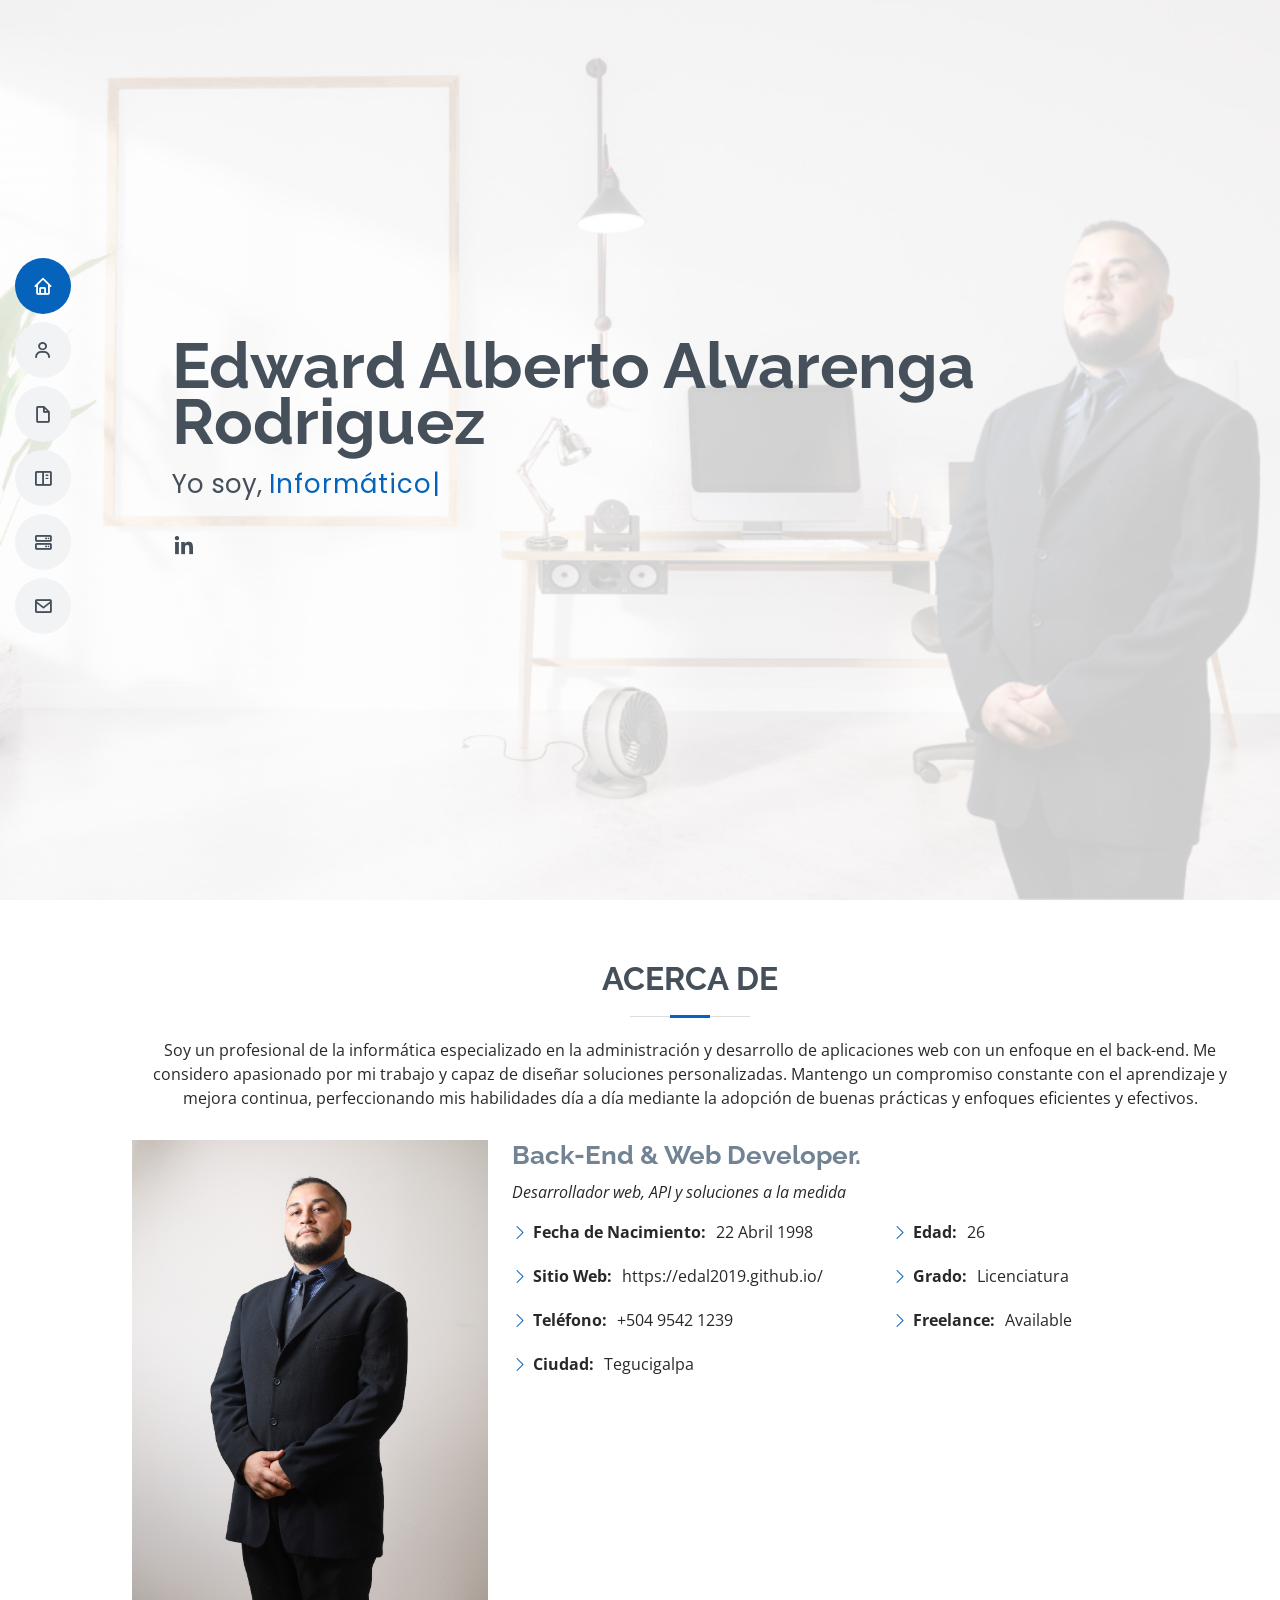
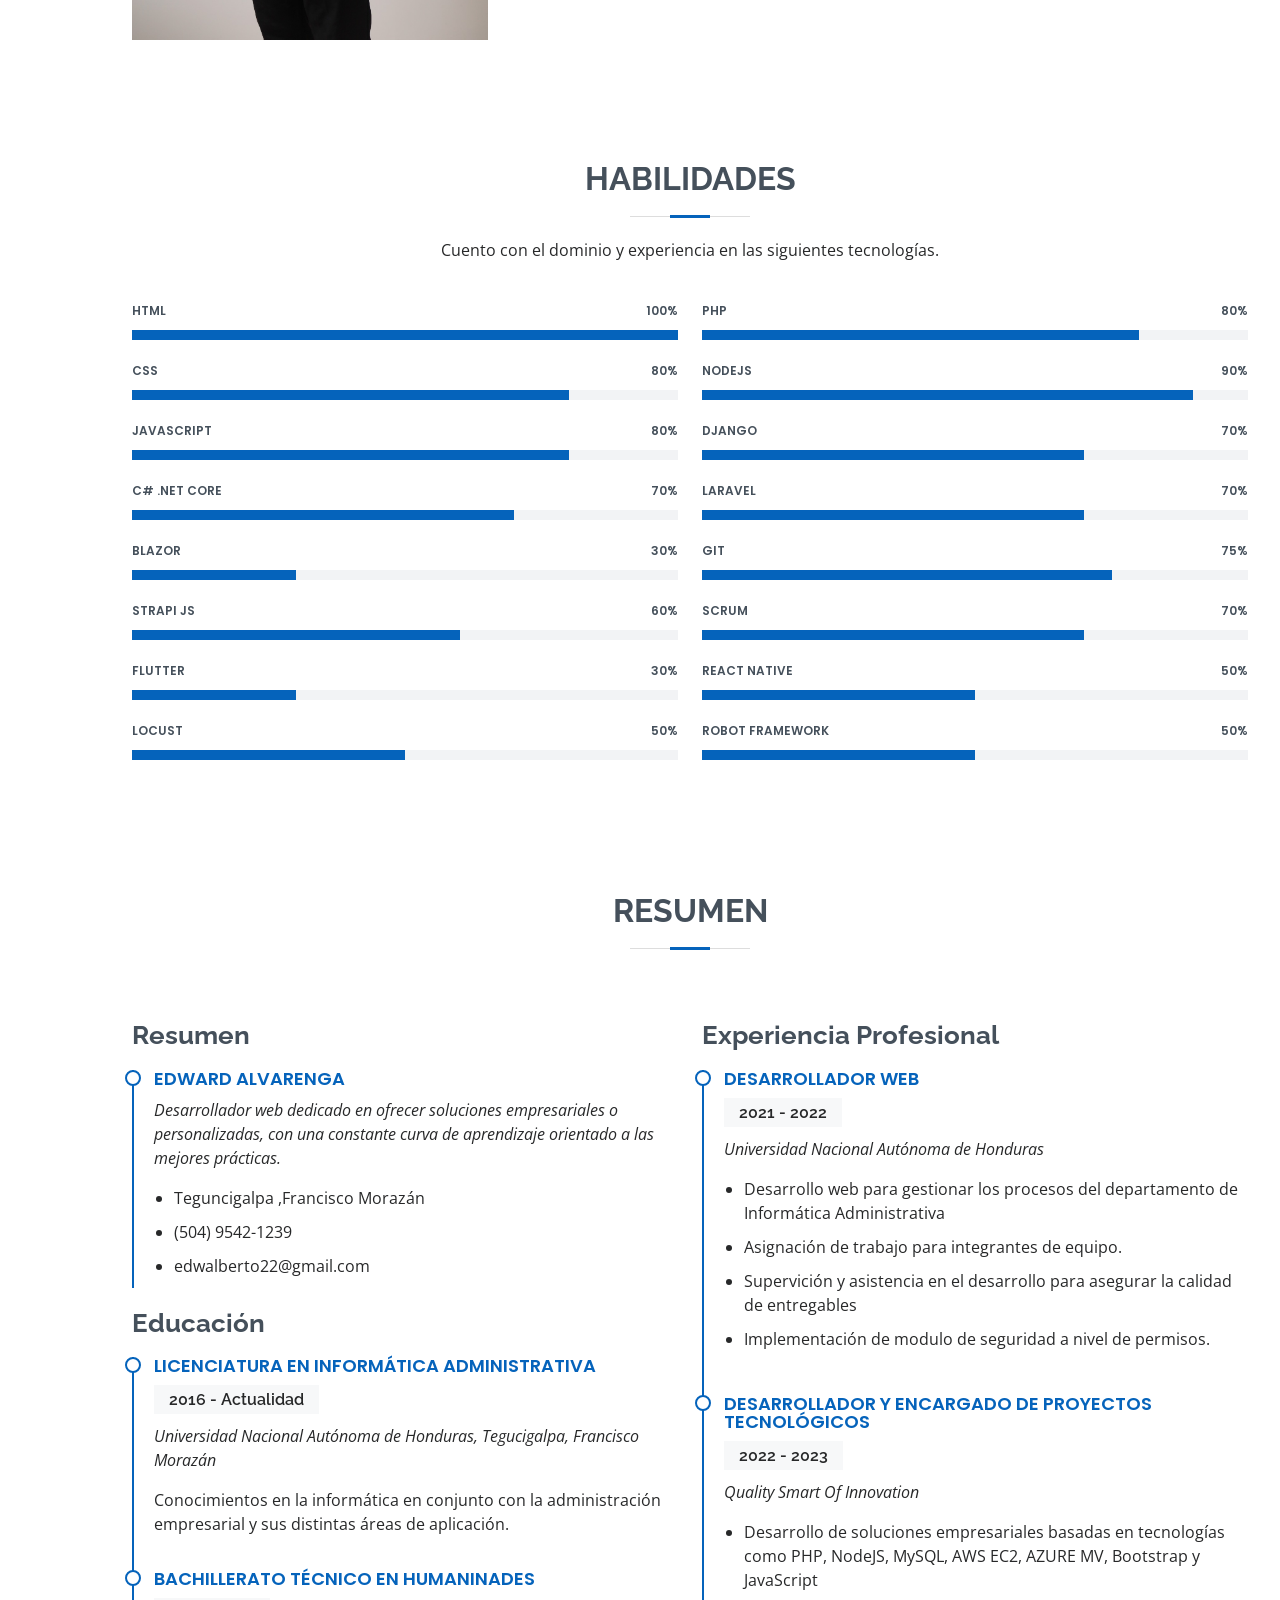
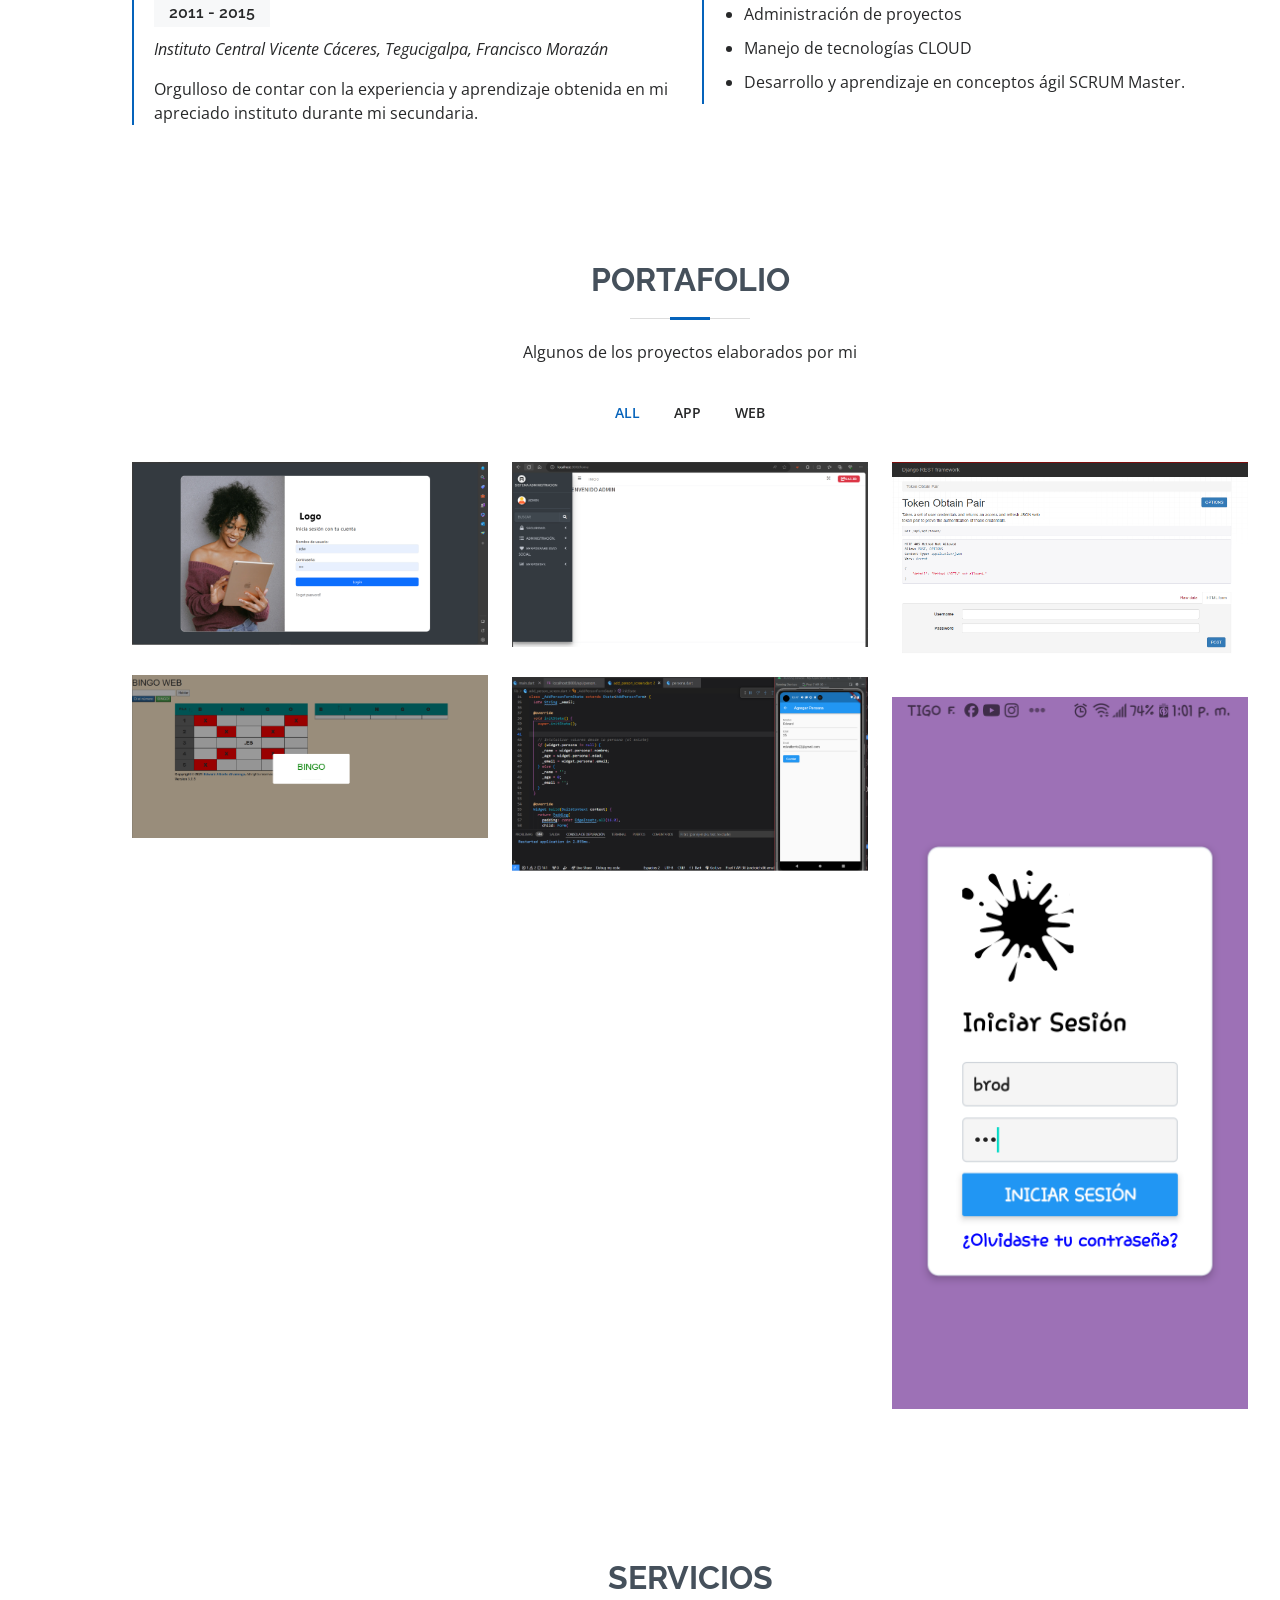
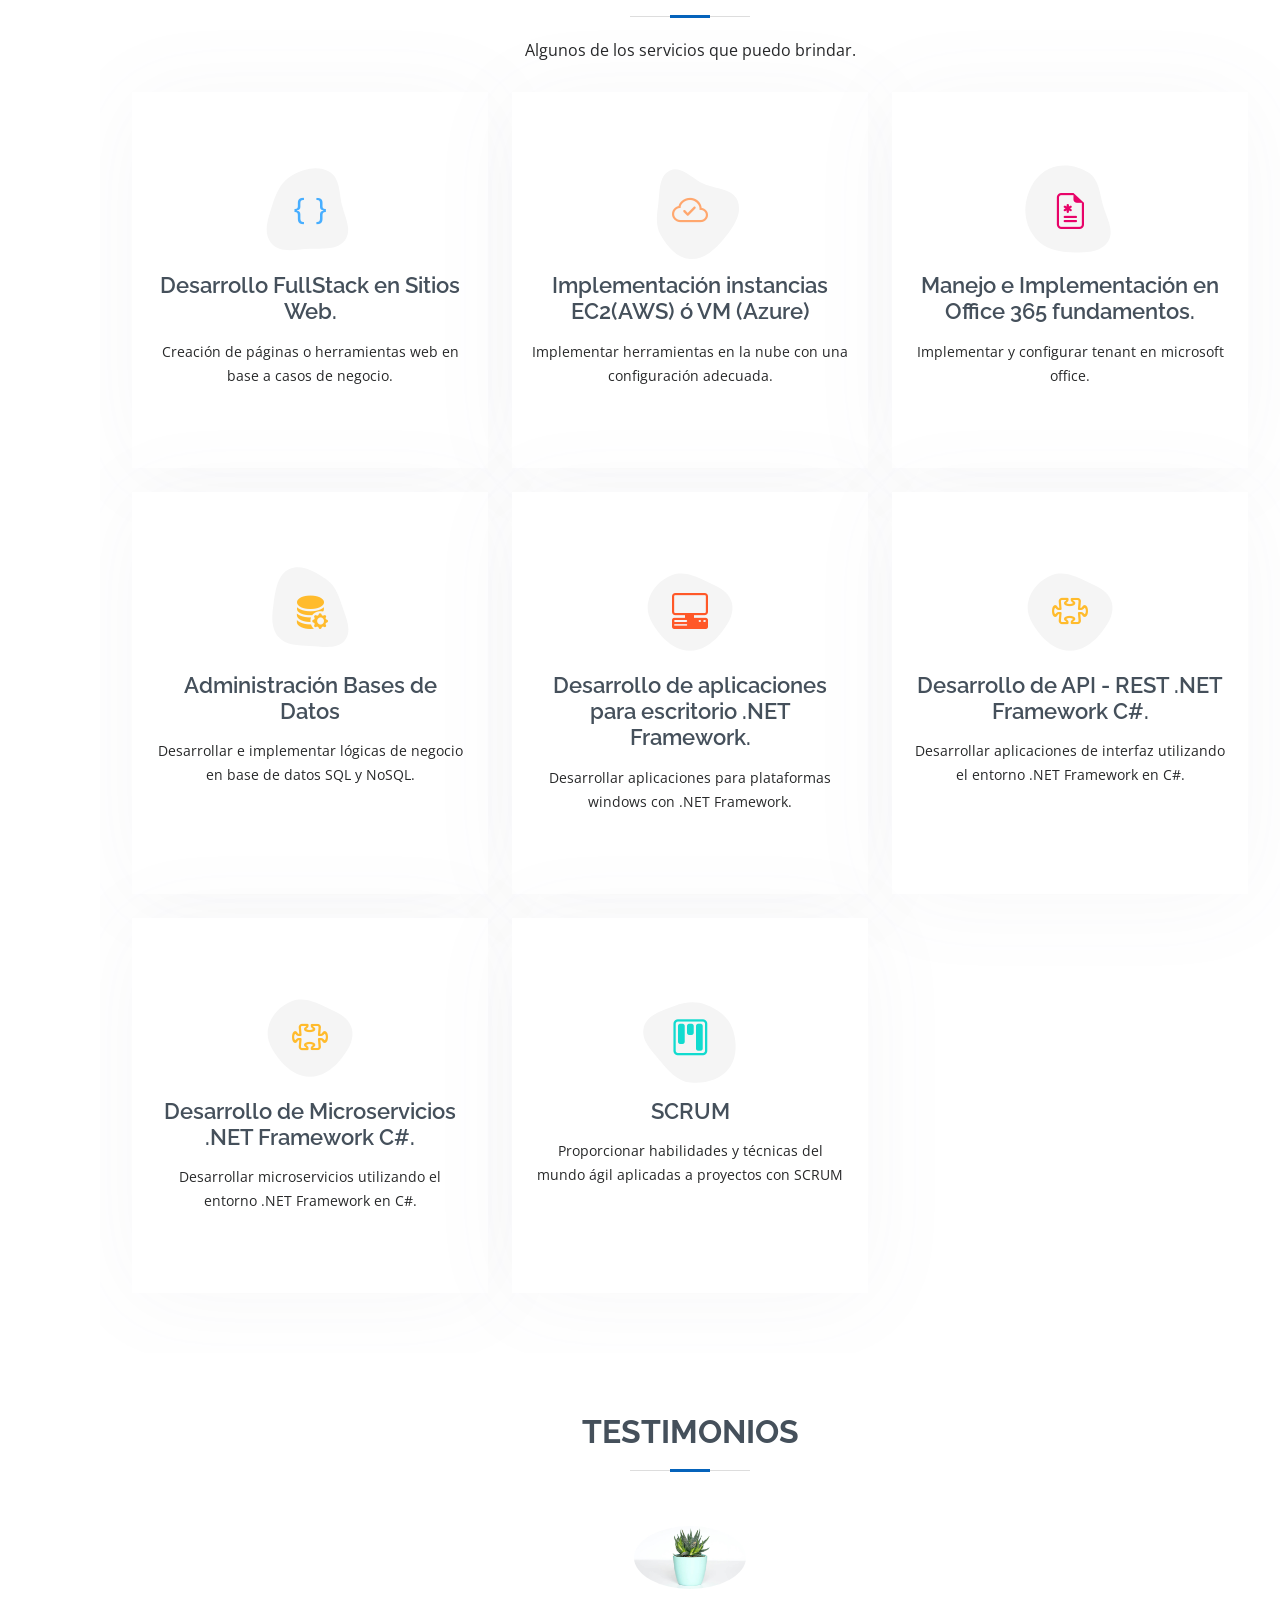
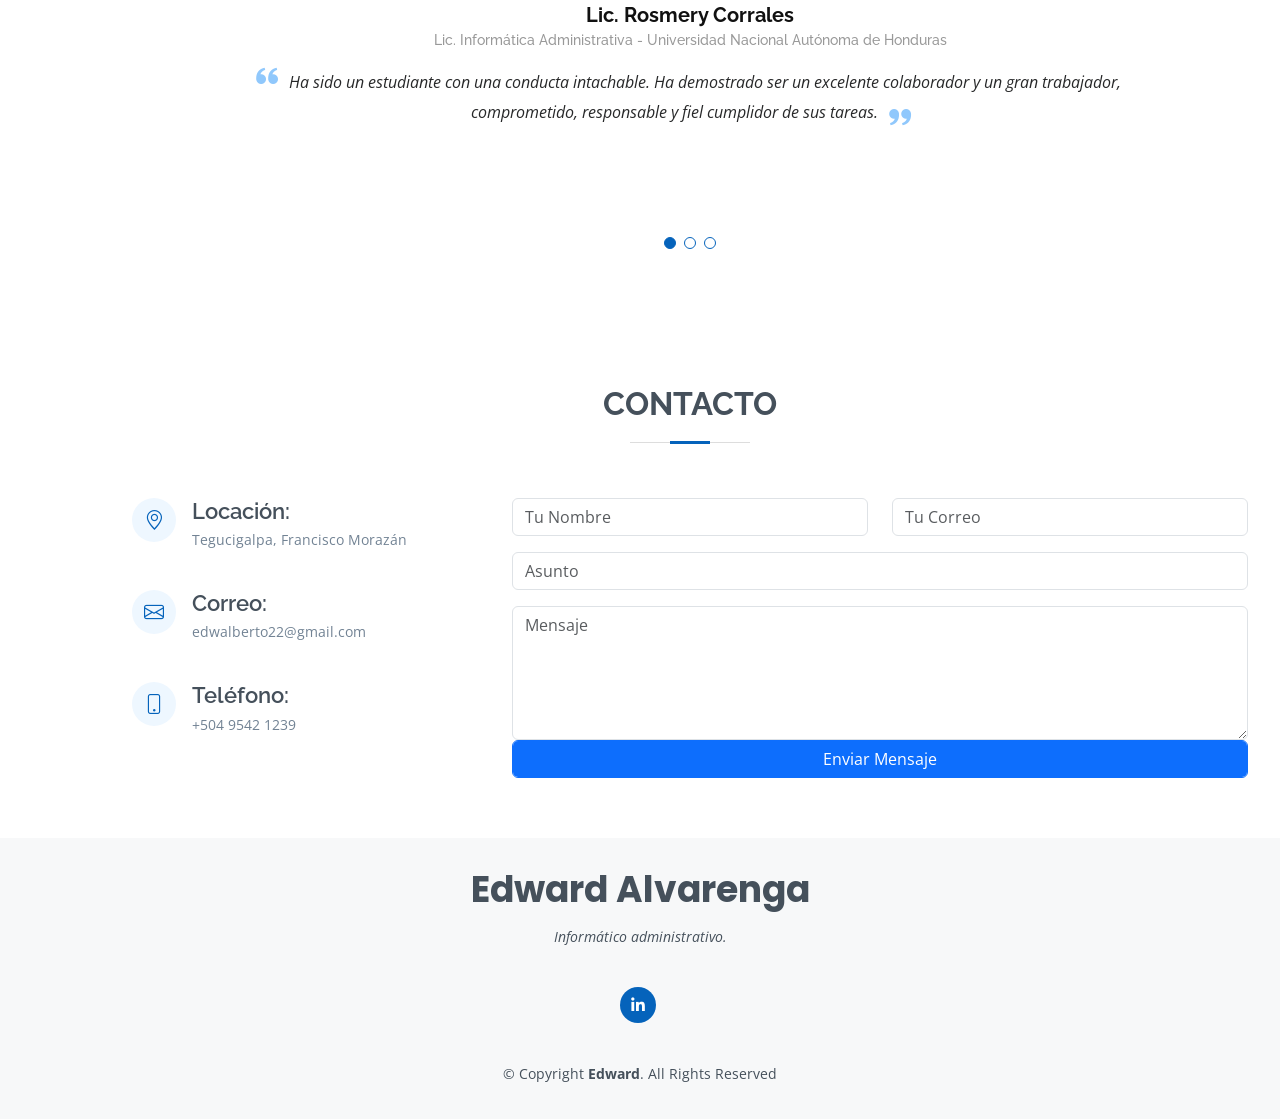
<file: index.html>
<!DOCTYPE html>
<html lang="en">

<head>
  <meta charset="utf-8">
  <meta content="width=device-width, initial-scale=1.0" name="viewport">

  <title>Portafolio Edward Alvarenga - Index</title>
  <meta content="" name="description">
  <meta content="" name="keywords">

  <!-- Favicons -->
  <link href="assets/img/favicon.png" rel="icon">
  <link href="assets/img/apple-touch-icon.png" rel="apple-touch-icon">

  <!-- Google Fonts -->
  <link href="https://fonts.googleapis.com/css?family=Open+Sans:300,300i,400,400i,600,600i,700,700i|Raleway:300,300i,400,400i,500,500i,600,600i,700,700i|Poppins:300,300i,400,400i,500,500i,600,600i,700,700i" rel="stylesheet">

  <!-- Vendor CSS Files -->
  <link href="assets/vendor/aos/aos.css" rel="stylesheet">
  <link href="assets/vendor/bootstrap/css/bootstrap.min.css" rel="stylesheet">
  <link href="assets/vendor/bootstrap-icons/bootstrap-icons.css" rel="stylesheet">
  <link href="assets/vendor/boxicons/css/boxicons.min.css" rel="stylesheet">
  <link href="assets/vendor/glightbox/css/glightbox.min.css" rel="stylesheet">
  <link href="assets/vendor/swiper/swiper-bundle.min.css" rel="stylesheet">

  <!-- Template Main CSS File -->
  <link href="assets/css/style.css" rel="stylesheet">

  <!-- =======================================================
  * Template Name: MyResume
  * Updated: Sep 18 2023 with Bootstrap v5.3.2
  * Template URL: https://bootstrapmade.com/free-html-bootstrap-template-my-resume/
  * Author: BootstrapMade.com
  * License: https://bootstrapmade.com/license/
  ======================================================== -->
</head>

<body>

  <!-- ======= Mobile nav toggle button ======= -->
  <!-- <button type="button" class="mobile-nav-toggle d-xl-none"><i class="bi bi-list mobile-nav-toggle"></i></button> -->
  <i class="bi bi-list mobile-nav-toggle d-lg-none"></i>
  <!-- ======= Header ======= -->
  <header id="header" class="d-flex flex-column justify-content-center">

    <nav id="navbar" class="navbar nav-menu">
      <ul>
        <li><a href="#hero" class="nav-link scrollto active"><i class="bx bx-home"></i> <span>HOME</span></a></li>
        <li><a href="#about" class="nav-link scrollto"><i class="bx bx-user"></i> <span>ACERCA DE</span></a></li>
        <li><a href="#resume" class="nav-link scrollto"><i class="bx bx-file-blank"></i> <span>RESUMEN</span></a></li>
        <li><a href="#portfolio" class="nav-link scrollto"><i class="bx bx-book-content"></i> <span>PORTAFOLIO</span></a></li>
        <li><a href="#services" class="nav-link scrollto"><i class="bx bx-server"></i> <span>SERVICIOS</span></a></li>
        <li><a href="#contact" class="nav-link scrollto"><i class="bx bx-envelope"></i> <span>CONTÁCTEME</span></a></li>
      </ul>
    </nav><!-- .nav-menu -->

  </header><!-- End Header -->

  <!-- ======= Hero Section ======= -->
  <section id="hero" class="d-flex flex-column justify-content-center">
    <div class="container" data-aos="zoom-in" data-aos-delay="100">
      <h1>Edward Alberto Alvarenga Rodriguez</h1>
      <p>Yo soy, <span class="typed" data-typed-items="Informático, Desarrollador, Freelancer"></span></p>
      <div class="social-links">


        <a href="https://www.linkedin.com/in/edward-alberto-alvarenga-rodriguez-933784213" target="_blank" class="linkedin"><i class="bx bxl-linkedin"></i></a>
      </div>
    </div>
  </section><!-- End Hero -->

  <main id="main">

    <!-- ======= About Section ======= -->
    <section id="about" class="about">
      <div class="container" data-aos="fade-up">

        <div class="section-title">
          <h2>ACERCA DE</h2>
          <p>
            Soy un profesional de la informática especializado en la administración y desarrollo de aplicaciones web con un enfoque en el back-end. Me considero apasionado por mi trabajo y capaz de diseñar soluciones personalizadas. Mantengo un compromiso constante con el aprendizaje y mejora continua, perfeccionando mis habilidades día a día mediante la adopción de buenas prácticas y enfoques eficientes y efectivos.
          </p>
        </div>

        <div class="row">
          <div class="col-lg-4">
            <img src="assets/img/profile-img1.jpg" class="img-fluid" alt="">
          </div>
          <div class="col-lg-8 pt-4 pt-lg-0 content">
            <h3>Back-End &amp; Web Developer.</h3>
            <p class="fst-italic">
              Desarrollador web, API y soluciones a la medida
            </p>
            <div class="row">
              <div class="col-lg-6">
                <ul>
                  <li><i class="bi bi-chevron-right"></i> <strong>Fecha de Nacimiento:</strong> <span>22 Abril 1998</span></li>
                  <li><i class="bi bi-chevron-right"></i> <strong>Sitio Web:</strong> <span>https://edal2019.github.io/ </span></li>
                  <li><i class="bi bi-chevron-right"></i> <strong>Teléfono:</strong> <span>+504 9542 1239</span></li>
                  <li><i class="bi bi-chevron-right"></i> <strong>Ciudad:</strong> <span>Tegucigalpa</span></li>
                </ul>
              </div>
              <div class="col-lg-6">
                <ul>
                  <li><i class="bi bi-chevron-right"></i> <strong>Edad:</strong> <span>26</span></li>
                  <li><i class="bi bi-chevron-right"></i> <strong>Grado:</strong> <span>Licenciatura</span></li>
                  <li><i class="bi bi-chevron-right"></i> <strong>Freelance:</strong> <span>Available</span></li>
                </ul>
              </div>
            </div>
           
          </div>
        </div>

      </div>
    </section><!-- End About Section -->

    <!-- ======= Facts Section ======= -->
    <section id="facts" hidden class="facts">
      <div class="container" data-aos="fade-up">

        <div class="section-title">
          <h2>Facts</h2>
          <p>Magnam dolores commodi suscipit. Necessitatibus eius consequatur ex aliquid fuga eum quidem. Sit sint consectetur velit. Quisquam quos quisquam cupiditate. Et nemo qui impedit suscipit alias ea. Quia fugiat sit in iste officiis commodi quidem hic quas.</p>
        </div>

        <div class="row">

          <div class="col-lg-3 col-md-6">
            <div class="count-box">
              <i class="bi bi-emoji-smile"></i>
              <span data-purecounter-start="0" data-purecounter-end="232" data-purecounter-duration="1" class="purecounter"></span>
              <p>Happy Clients</p>
            </div>
          </div>

          <div class="col-lg-3 col-md-6 mt-5 mt-md-0">
            <div class="count-box">
              <i class="bi bi-journal-richtext"></i>
              <span data-purecounter-start="0" data-purecounter-end="521" data-purecounter-duration="1" class="purecounter"></span>
              <p>Projects</p>
            </div>
          </div>

          <div class="col-lg-3 col-md-6 mt-5 mt-lg-0">
            <div class="count-box">
              <i class="bi bi-headset"></i>
              <span data-purecounter-start="0" data-purecounter-end="1463" data-purecounter-duration="1" class="purecounter"></span>
              <p>Hours Of Support</p>
            </div>
          </div>

          <div class="col-lg-3 col-md-6 mt-5 mt-lg-0">
            <div class="count-box">
              <i class="bi bi-award"></i>
              <span data-purecounter-start="0" data-purecounter-end="25" data-purecounter-duration="1" class="purecounter"></span>
              <p>Awards</p>
            </div>
          </div>

        </div>

      </div>
    </section><!-- End Facts Section -->

    <!-- ======= Skills Section ======= -->
    <section id="skills" class="skills section-bg">
      <div class="container" data-aos="fade-up">

        <div class="section-title">
          <h2>Habilidades</h2>
          <p>Cuento con el dominio y experiencia en las siguientes tecnologías.</p>
        </div>

        <div class="row skills-content">

          <div class="col-lg-6">

            <div class="progress">
              <span class="skill">HTML <i class="val">100%</i></span>
              <div class="progress-bar-wrap">
                <div class="progress-bar" role="progressbar" aria-valuenow="100" aria-valuemin="0" aria-valuemax="100"></div>
              </div>
            </div>

            <div class="progress">
              <span class="skill">CSS <i class="val">80%</i></span>
              <div class="progress-bar-wrap">
                <div class="progress-bar" role="progressbar" aria-valuenow="80" aria-valuemin="0" aria-valuemax="100"></div>
              </div>
            </div>

            <div class="progress">
              <span class="skill">JavaScript <i class="val">80%</i></span>
              <div class="progress-bar-wrap">
                <div class="progress-bar" role="progressbar" aria-valuenow="80" aria-valuemin="0" aria-valuemax="100"></div>
              </div>
            </div>

          </div>

          <div class="col-lg-6">

            <div class="progress">
              <span class="skill">PHP <i class="val">80%</i></span>
              <div class="progress-bar-wrap">
                <div class="progress-bar" role="progressbar" aria-valuenow="80" aria-valuemin="0" aria-valuemax="100"></div>
              </div>
            </div>

            <div class="progress">
              <span class="skill">NodeJS <i class="val">90%</i></span>
              <div class="progress-bar-wrap">
                <div class="progress-bar" role="progressbar" aria-valuenow="90" aria-valuemin="0" aria-valuemax="100"></div>
              </div>
            </div>

            <div class="progress">
              <span class="skill">DJango <i class="val">70%</i></span>
              <div class="progress-bar-wrap">
                <div class="progress-bar" role="progressbar" aria-valuenow="70" aria-valuemin="0" aria-valuemax="100"></div>
              </div>
            </div>

          </div>
          <div class="col-lg-6">

            <div class="progress">
              <span class="skill">C# .NET CORE <i class="val">70%</i></span>
              <div class="progress-bar-wrap">
                <div class="progress-bar" role="progressbar" aria-valuenow="70" aria-valuemin="0" aria-valuemax="100"></div>
              </div>
            </div>
            <div class="progress">
              <span class="skill">Blazor <i class="val">30%</i></span>
              <div class="progress-bar-wrap">
                <div class="progress-bar" role="progressbar" aria-valuenow="30" aria-valuemin="0" aria-valuemax="100"></div>
              </div>
            </div>
            <div class="progress">
              <span class="skill">STRAPI JS<i class="val">60%</i></span>
              <div class="progress-bar-wrap">
                <div class="progress-bar" role="progressbar" aria-valuenow="60" aria-valuemin="0" aria-valuemax="100"></div>
              </div>
            </div>
           
           

          </div>
          <div class="col-lg-6">
            <div class="progress">
              <span class="skill">Laravel <i class="val">70%</i></span>
              <div class="progress-bar-wrap">
                <div class="progress-bar" role="progressbar" aria-valuenow="70" aria-valuemin="0" aria-valuemax="100"></div>
              </div>
            </div>

            <div class="progress">
              <span class="skill">GIT<i class="val">75%</i></span>
              <div class="progress-bar-wrap">
                <div class="progress-bar" role="progressbar" aria-valuenow="75" aria-valuemin="0" aria-valuemax="100"></div>
              </div>
            </div>
            <div class="progress">
              <span class="skill">SCRUM<i class="mdi mdi-sticker-minus:"></i><i class="val">70%</i></span>
              <div class="progress-bar-wrap">
                <div class="progress-bar" role="progressbar" aria-valuenow="70" aria-valuemin="0" aria-valuemax="100"></div>
              </div>
            </div>
           
            </div>
           <div class="col-lg-6">
            <div class="progress">
              <span class="skill">FLUTTER<i class="mdi mdi-sticker-minus:"></i><i class="val">30%</i></span>
              <div class="progress-bar-wrap">
                <div class="progress-bar" role="progressbar" aria-valuenow="30" aria-valuemin="0" aria-valuemax="100"></div>
              </div>
              
            </div>
            <div class="progress">
              <span class="skill">Locust<i class="mdi mdi-sticker-minus:"></i><i class="val">50%</i></span>
              <div class="progress-bar-wrap">
                <div class="progress-bar" role="progressbar" aria-valuenow="50" aria-valuemin="0" aria-valuemax="100"></div>
              </div>
           </div> 
            
          </div>
          <div class="col-lg-6">

            <div class="progress">
              <span class="skill">REACT NATIVE<i class="mdi mdi-sticker-minus:"></i><i class="val">50%</i></span>
              <div class="progress-bar-wrap">
                <div class="progress-bar" role="progressbar" aria-valuenow="50" aria-valuemin="0" aria-valuemax="100"></div>
              </div>
           </div> 
          
            <div class="progress">
              <span class="skill">Robot Framework<i class="mdi mdi-sticker-minus:"></i><i class="val">50%</i></span>
              <div class="progress-bar-wrap">
                <div class="progress-bar" role="progressbar" aria-valuenow="50" aria-valuemin="0" aria-valuemax="100"></div>
              </div>
           </div> 

          </div>
        

        </div>

      </div>
    </section><!-- End Skills Section -->

    <!-- ======= Resume Section ======= -->
    <section id="resume" class="resume">
      <div class="container" data-aos="fade-up">

        <div class="section-title">
          <h2>Resumen</h2>
            </div>

        <div class="row">
          <div class="col-lg-6">
            <h3 class="resume-title">Resumen</h3>
            <div class="resume-item pb-0">
              <h4>Edward Alvarenga</h4>
              <p><em>Desarrollador web dedicado en ofrecer soluciones empresariales o personalizadas, con una constante curva de aprendizaje orientado a las mejores prácticas.</em></p>
              <ul>
                <li>Teguncigalpa ,Francisco Morazán</li>
                <li>(504) 9542-1239</li>
                <li>edwalberto22@gmail.com</li>
              </ul>
            </div>

            <h3 class="resume-title">Educación</h3>
            <div class="resume-item">
              <h4> Licenciatura en Informática Administrativa</h4>
              <h5>2016 - Actualidad</h5>
              <p><em>Universidad Nacional Autónoma de Honduras, Tegucigalpa, Francisco Morazán</em></p>
              <p>Conocimientos en la informática en conjunto con la administración empresarial y sus distintas áreas de aplicación. </p>
            </div>
            <div class="resume-item">
              <h4>Bachillerato Técnico en humaninades </h4>
              <h5>2011 - 2015</h5>
              <p><em>Instituto Central Vicente Cáceres, Tegucigalpa, Francisco Morazán</em></p>
              <p>Orgulloso de contar con la experiencia y aprendizaje obtenida en mi apreciado instituto durante mi secundaria. </p>
            </div>
          </div>
          <div class="col-lg-6">
            <h3 class="resume-title">Experiencia Profesional</h3>
            <div class="resume-item">
              <h4>Desarrollador Web</h4>
              <h5>2021 - 2022</h5>
              <p><em>Universidad Nacional Autónoma de Honduras </em></p>
              <ul>
                <li>Desarrollo web para gestionar los procesos del departamento de Informática Administrativa</li>
                <li>Asignación de trabajo para integrantes de equipo. </li>
                <li>Supervición y asistencia en el desarrollo para asegurar la calidad de entregables</li>
                <li>Implementación de modulo de seguridad a nivel de permisos.</li>
              </ul>
            </div>
            <div class="resume-item">
              <h4>Desarrollador y encargado de proyectos tecnológicos </h4>
              <h5>2022 - 2023</h5>
              <p><em>Quality Smart Of Innovation</em></p>
              <ul>
                <li>Desarrollo de soluciones empresariales basadas en tecnologías como PHP, NodeJS, MySQL, AWS EC2, AZURE MV, Bootstrap y JavaScript</li>
                <li>Administración de proyectos</li>
                <li>Manejo de tecnologías CLOUD</li>
                <li>Desarrollo y aprendizaje en conceptos ágil SCRUM Master.</li>
              </ul>
            </div>
          </div>
        </div>

      </div>
    </section><!-- End Resume Section -->

    <!-- ======= Portfolio Section ======= -->
    <section id="portfolio" class="portfolio section-bg">
      <div class="container" data-aos="fade-up">

        <div class="section-title">
          <h2>PORTAFOLIO</h2>
          <p>Algunos de los proyectos elaborados por mi</p>
        </div>

        <div class="row">
          <div class="col-lg-12 d-flex justify-content-center" data-aos="fade-up" data-aos-delay="100">
            <ul id="portfolio-flters">
              <li data-filter="*" class="filter-active">All</li>
              <li data-filter=".filter-app">App</li>
              <!--   -->
              <li data-filter=".filter-web">Web</li>
            </ul>
          </div>
        </div>

        <div class="row portfolio-container" data-aos="fade-up" data-aos-delay="200">
          <div class="col-lg-4 col-md-6 portfolio-item filter-web">
            <div class="portfolio-wrap">
              <img src="assets/img/portfolio/Sistema-Escolar-1.PNG" class="img-fluid" alt="">
              <div class="portfolio-info">
                <h4>Sistema Escolar - DJANGO</h4>
                <p>Web</p>
                <div class="portfolio-links">
                  <a href="assets/img/portfolio/Sistema-Escolar-1.PNG" data-gallery="portfolioGallery" class="portfolio-lightbox" title="Sistema Escolar Django"><i class="bx bx-plus"></i></a>
                  <a  id="django-rest-framework" href="portfolio-details.html?project=Sistema-Escolar&cantidad=5" class="portfolio-details-lightbox" data-glightbox="type: external" title="Portfolio Details"><i class="bx bx-link"></i></a>
                </div>
              </div>
            </div>
          </div>

          <div class="row portfolio-container" data-aos="fade-up" data-aos-delay="200">
            <div class="col-lg-4 col-md-6 portfolio-item filter-web">
              <div class="portfolio-wrap">
                <img src="assets/img/portfolio/Responsabilidad-Social-1.PNG" class="img-fluid" alt="">
                <div class="portfolio-info">
                  <h4>Sistema Responsabilidad Social - NodeJS</h4>
                  <p>Web</p>
                  <div class="portfolio-links">
                    <a href="assets/img/portfolio/Responsabilidad-Social-1.PNG" data-gallery="portfolioGallery" class="portfolio-lightbox" title="Responsabilidad Social"><i class="bx bx-plus"></i></a>
                    <a  id="django-rest-framework" href="portfolio-details.html?project=Responsabilidad-Social&cantidad=9" class="portfolio-details-lightbox" data-glightbox="type: external" title="Portfolio Details"><i class="bx bx-link"></i></a>
                  </div>
                </div>
              </div>
            </div>

          <div class="col-lg-4 col-md-6 portfolio-item filter-web">
            <div class="portfolio-wrap">
              <img src="assets/img/portfolio/django-rest-framework-1.PNG" class="img-fluid" alt="">
              <div class="portfolio-info">
                <h4>API REST - DJANGO REST FRAMEWORK</h4>
                <p>Web</p>
                <div class="portfolio-links">
                  <a href="assets/img/portfolio/django-rest-framework-1.PNG" data-gallery="portfolioGallery" class="portfolio-lightbox" title="django-rest-framework"><i class="bx bx-plus"></i></a>
                  <a  id="django-rest-framework" href="portfolio-details.html?project=django-rest-framework&cantidad=5" class="portfolio-details-lightbox" data-glightbox="type: external" title="Portfolio Details"><i class="bx bx-link"></i></a>
                </div>
              </div>
            </div>
          </div>

          <div class="col-lg-4 col-md-6 portfolio-item filter-web">
            <div class="portfolio-wrap">
              <img src="assets/img/portfolio/bingo-web-5.PNG" class="img-fluid" alt="">
              <div class="portfolio-info">
                <h4>BINGO WEB</h4>
                <p>Web</p>
                <div class="portfolio-links">
                  <a href="assets/img/portfolio/bingo-web-1.PNG" data-gallery="portfolioGallery" class="portfolio-lightbox" title="BINGO WEB"><i class="bx bx-plus"></i></a>
                  <a href="portfolio-details.html?project=bingo-web&cantidad=5" class="portfolio-details-lightbox" data-glightbox="type: external" title="Portfolio Details"><i class="bx bx-link"></i></a>
                </div>
              </div>
            </div>
          </div>


    

          <div class="col-lg-4 col-md-6 portfolio-item filter-app">
            <div class="portfolio-wrap">
              <img src="assets/img/portfolio/flutter-django-1.PNG" class="img-fluid" alt="">
              <div class="portfolio-info">
                <h4> Flutter CRUD Personas</h4>
                <p>App</p>
                <div class="portfolio-links">
                  <a href="assets/img/portfolio/flutter-django-1.PNG" data-gallery="portfolioGallery" class="portfolio-lightbox" title="App Flutter"><i class="bx bx-plus"></i></a>
                  <a href="portfolio-details.html?project=flutter-django&cantidad=2" class="portfolio-details-lightbox" data-glightbox="type: external" title="Portfolio Details"><i class="bx bx-link"></i></a>
                </div>
              </div>
            </div>
          </div>

          <div class="col-lg-4 col-md-6 portfolio-item filter-app">
            <div class="portfolio-wrap">
              <img src="assets/img/portfolio/React-Native-1.PNG" class="img-fluid" alt="">
              <div class="portfolio-info">
                <h4> APP REACT NATIVE</h4>
                <p>App</p>
                <div class="portfolio-links">
                  <a href="assets/img/portfolio/React-Native-1.PNG" data-gallery="portfolioGallery" class="portfolio-lightbox" title="App REACT NATIVE"><i class="bx bx-plus"></i></a>
                  <a href="portfolio-details.html?project=React-Native&cantidad=4" class="portfolio-details-lightbox" data-glightbox="type: external" title="Portfolio Details"><i class="bx bx-link"></i></a>
                </div>
              </div>
            </div>
          </div>


   

       
        </div>

      </div>
    </section><!-- End Portfolio Section -->

    <!-- ======= Services Section ======= -->
    <section id="services" class="services">
      <div class="container" data-aos="fade-up">

        <div class="section-title">
          <h2>Servicios</h2>
          <p>Algunos de los servicios que puedo brindar.</p>
        </div>

        <div class="row">

          <div class="col-lg-4 col-md-6 d-flex align-items-stretch" data-aos="zoom-in" data-aos-delay="100">
            <div class="icon-box iconbox-blue">
              <div class="icon">
                <svg width="100" height="100" viewBox="0 0 600 600" xmlns="http://www.w3.org/2000/svg">
                  <path stroke="none" stroke-width="0" fill="#f5f5f5" d="M300,521.0016835830174C376.1290562159157,517.8887921683347,466.0731472004068,529.7835943286574,510.70327084640275,468.03025145048787C554.3714126377745,407.6079735673963,508.03601936045806,328.9844924480964,491.2728898941984,256.3432110539036C474.5976632858925,184.082847569629,479.9380746630129,96.60480741107993,416.23090153303,58.64404602377083C348.86323505073057,18.502131276798302,261.93793281208167,40.57373210992963,193.5410806939664,78.93577620505333C130.42746243093433,114.334589627462,98.30271207620316,179.96522072025542,76.75703585869454,249.04625023123273C51.97151888228291,328.5150500222984,13.704378332031375,421.85034740162234,66.52175969318436,486.19268352777647C119.04800174914682,550.1803526380478,217.28368757567262,524.383925680826,300,521.0016835830174"></path>
                </svg>
                <i class="bi bi-braces"></i>
              </div>
              <h4><a href="">Desarrollo FullStack en Sitios Web.</a></h4>
              <p>Creación de páginas o herramientas web en base a casos de negocio.</p>
            </div>
          </div>

          <div class="col-lg-4 col-md-6 d-flex align-items-stretch mt-4 mt-md-0" data-aos="zoom-in" data-aos-delay="200">
            <div class="icon-box iconbox-orange ">
              <div class="icon">
                <svg width="100" height="100" viewBox="0 0 600 600" xmlns="http://www.w3.org/2000/svg">
                  <path stroke="none" stroke-width="0" fill="#f5f5f5" d="M300,582.0697525312426C382.5290701553225,586.8405444964366,449.9789794690241,525.3245884688669,502.5850820975895,461.55621195738473C556.606425686781,396.0723002908107,615.8543463187945,314.28637112970534,586.6730223649479,234.56875336149918C558.9533121215079,158.8439757836574,454.9685369536778,164.00468322053177,381.49747125262974,130.76875717737553C312.15926192815925,99.40240125094834,248.97055460311594,18.661163978235184,179.8680185752513,50.54337015887873C110.5421016452524,82.52863877960104,119.82277516462835,180.83849132639028,109.12597500060166,256.43424936330496C100.08760227029461,320.3096726198365,92.17705696193138,384.0621239912766,124.79988738764834,439.7174275375508C164.83382741302287,508.01625554203684,220.96474134820875,577.5009287672846,300,582.0697525312426"></path>
                </svg>
                <i class="bi bi-cloud-check"></i>
              </div>
              <h4><a href="">Implementación instancias EC2(AWS) ó VM (Azure)</a></h4>
              <p>Implementar herramientas en la nube con una configuración adecuada.</p>
            </div>
          </div>

          <div class="col-lg-4 col-md-6 d-flex align-items-stretch mt-4 mt-lg-0" data-aos="zoom-in" data-aos-delay="300">
            <div class="icon-box iconbox-pink">
              <div class="icon">
                <svg width="100" height="100" viewBox="0 0 600 600" xmlns="http://www.w3.org/2000/svg">
                  <path stroke="none" stroke-width="0" fill="#f5f5f5" d="M300,541.5067337569781C382.14930387511276,545.0595476570109,479.8736841581634,548.3450877840088,526.4010558755058,480.5488172755941C571.5218469581645,414.80211281144784,517.5187510058486,332.0715597781072,496.52539010469104,255.14436215662573C477.37192572678356,184.95920475031193,473.57363656557914,105.61284051026155,413.0603344069578,65.22779650032875C343.27470386102294,18.654635553484475,251.2091493199835,5.337323636656869,175.0934190732945,40.62881213300186C97.87086631185822,76.43348514350839,51.98124368387456,156.15599469081315,36.44837278890362,239.84606092416172C21.716077023791087,319.22268207091537,43.775223500013084,401.1760424656574,96.891909868211,461.97329694683043C147.22146801428983,519.5804099606455,223.5754009179313,538.201503339737,300,541.5067337569781"></path>
                </svg>
                <i class="bi bi-file-earmark-medical"></i>
              </div>
              <h4><a href="">Manejo e Implementación en Office 365 fundamentos.</a></h4>
              <p>Implementar y configurar tenant en microsoft office.</p>
            </div>
          </div>

          <div class="col-lg-4 col-md-6 d-flex align-items-stretch mt-4" data-aos="zoom-in" data-aos-delay="100">
            <div class="icon-box iconbox-yellow">
              <div class="icon">
                <svg width="100" height="100" viewBox="0 0 600 600" xmlns="http://www.w3.org/2000/svg">
                  <path stroke="none" stroke-width="0" fill="#f5f5f5" d="M300,503.46388370962813C374.79870501325706,506.71871716319447,464.8034551963731,527.1746412648533,510.4981551193396,467.86667711651364C555.9287308511215,408.9015244558933,512.6030010748507,327.5744911775523,490.211057578863,256.5855673507754C471.097692560561,195.9906835881958,447.69079081568157,138.11976852964426,395.19560036434837,102.3242989838813C329.3053358748298,57.3949838291264,248.02791733380457,8.279543830951368,175.87071277845988,42.242879143198664C103.41431057327972,76.34704239035025,93.79494320519305,170.9812938413882,81.28167332365135,250.07896920659033C70.17666984294237,320.27484674793965,64.84698225790005,396.69656628748305,111.28512138212992,450.4950937839243C156.20124167950087,502.5303643271138,231.32542653798444,500.4755392045468,300,503.46388370962813"></path>
                </svg>
                <i class="bi bi-database-fill-gear"></i>
              </div>
              <h4><a href="">Administración Bases de Datos</a></h4>
              <p>Desarrollar e implementar lógicas de negocio en base de datos SQL y NoSQL.</p>
            </div>
          </div>

          <div class="col-lg-4 col-md-6 d-flex align-items-stretch mt-4" data-aos="zoom-in" data-aos-delay="200">
            <div class="icon-box iconbox-red">
              <div class="icon">
                <svg width="100" height="100" viewBox="0 0 600 600" xmlns="http://www.w3.org/2000/svg">
                  <path stroke="none" stroke-width="0" fill="#f5f5f5" d="M300,532.3542879108572C369.38199826031484,532.3153073249985,429.10787420159085,491.63046689027357,474.5244479745417,439.17860296908856C522.8885846962883,383.3225815378663,569.1668002868075,314.3205725914397,550.7432151929288,242.7694973846089C532.6665558377875,172.5657663291529,456.2379748765914,142.6223662098291,390.3689995646985,112.34683881706744C326.66090330228417,83.06452184765237,258.84405631176094,53.51806209861945,193.32584062364296,78.48882559362697C121.61183558270385,105.82097193414197,62.805066853699245,167.19869350419734,48.57481801355237,242.6138429142374C34.843463184063346,315.3850353017275,76.69343916112496,383.4422959591041,125.22947124332185,439.3748458443577C170.7312796277747,491.8107796887764,230.57421082200815,532.3932930995766,300,532.3542879108572"></path>
                </svg>
                <i class="bi bi-pc-display-horizontal"></i>
              </div>
              <h4><a href="">Desarrollo de aplicaciones para escritorio .NET Framework.</a></h4>
              <p>Desarrollar aplicaciones para plataformas windows con .NET Framework.</p>
            </div>
          </div>
          <div class="col-lg-4 col-md-6 d-flex align-items-stretch mt-4" data-aos="zoom-in" data-aos-delay="200">
            <div class="icon-box iconbox-yellow">
              <div class="icon">
                <svg width="100" height="100" viewBox="0 0 600 600" xmlns="http://www.w3.org/2000/svg">
                  <path stroke="none" stroke-width="0" fill="#f5f5f5" d="M300,532.3542879108572C369.38199826031484,532.3153073249985,429.10787420159085,491.63046689027357,474.5244479745417,439.17860296908856C522.8885846962883,383.3225815378663,569.1668002868075,314.3205725914397,550.7432151929288,242.7694973846089C532.6665558377875,172.5657663291529,456.2379748765914,142.6223662098291,390.3689995646985,112.34683881706744C326.66090330228417,83.06452184765237,258.84405631176094,53.51806209861945,193.32584062364296,78.48882559362697C121.61183558270385,105.82097193414197,62.805066853699245,167.19869350419734,48.57481801355237,242.6138429142374C34.843463184063346,315.3850353017275,76.69343916112496,383.4422959591041,125.22947124332185,439.3748458443577C170.7312796277747,491.8107796887764,230.57421082200815,532.3932930995766,300,532.3542879108572"></path>
                </svg> 
                <i class="bi  bi-puzzle"></i>
              </div>
              <h4><a href="">Desarrollo de API - REST .NET Framework C#.</a></h4>
              <p>Desarrollar aplicaciones de interfaz utilizando el entorno .NET Framework en C#.</p>
            </div>
          </div>
          <div class="col-lg-4 col-md-6 d-flex align-items-stretch mt-4" data-aos="zoom-in" data-aos-delay="200">
            <div class="icon-box iconbox-yellow">
              <div class="icon">
                <svg width="100" height="100" viewBox="0 0 600 600" xmlns="http://www.w3.org/2000/svg">
                  <path stroke="none" stroke-width="0" fill="#f5f5f5" d="M300,532.3542879108572C369.38199826031484,532.3153073249985,429.10787420159085,491.63046689027357,474.5244479745417,439.17860296908856C522.8885846962883,383.3225815378663,569.1668002868075,314.3205725914397,550.7432151929288,242.7694973846089C532.6665558377875,172.5657663291529,456.2379748765914,142.6223662098291,390.3689995646985,112.34683881706744C326.66090330228417,83.06452184765237,258.84405631176094,53.51806209861945,193.32584062364296,78.48882559362697C121.61183558270385,105.82097193414197,62.805066853699245,167.19869350419734,48.57481801355237,242.6138429142374C34.843463184063346,315.3850353017275,76.69343916112496,383.4422959591041,125.22947124332185,439.3748458443577C170.7312796277747,491.8107796887764,230.57421082200815,532.3932930995766,300,532.3542879108572"></path>
                </svg> 
                <i class="bi  bi-puzzle"></i>
              </div>
              <h4><a href="">Desarrollo de Microservicios .NET Framework C#.</a></h4>
              <p>Desarrollar microservicios utilizando el entorno .NET Framework en C#.</p>
            </div>
          </div>

          <div class="col-lg-4 col-md-6 d-flex align-items-stretch mt-4" data-aos="zoom-in" data-aos-delay="300">
            <div class="icon-box iconbox-teal">
              <div class="icon">
                <svg width="100" height="100" viewBox="0 0 600 600" xmlns="http://www.w3.org/2000/svg">
                  <path stroke="none" stroke-width="0" fill="#f5f5f5" d="M300,566.797414625762C385.7384707136149,576.1784315230908,478.7894351017131,552.8928747891023,531.9192734346935,484.94944893311C584.6109503024035,417.5663521118492,582.489472248146,322.67544863468447,553.9536738515405,242.03673114598146C529.1557734026468,171.96086150256528,465.24506316201064,127.66468636344209,395.9583748389544,100.7403814666027C334.2173773831606,76.7482773500951,269.4350130405921,84.62216499799875,207.1952322260088,107.2889140133804C132.92018162631612,134.33871894543012,41.79353780512637,160.00259165414826,22.644507872594943,236.69541883565114C3.319112789854554,314.0945973066697,72.72355303640163,379.243833228382,124.04198916343866,440.3218312028393C172.9286146004772,498.5055451809895,224.45579914871206,558.5317968840102,300,566.797414625762"></path>
                </svg>
                <i class="bi bi-kanban"></i>
              </div>
              <h4><a href="">SCRUM</a></h4>
              <p>Proporcionar habilidades y técnicas del mundo ágil aplicadas a proyectos con SCRUM</p>
            </div>
          </div>

        </div>

      </div>
    </section><!-- End Services Section -->

    <!-- ======= Testimonials Section ======= -->
    <section id="testimonials" class="testimonials section-bg">
      <div class="container" data-aos="fade-up">

        <div class="section-title">
          <h2>Testimonios</h2>
        </div>

        <div class="testimonials-slider swiper" data-aos="fade-up" data-aos-delay="100">
          <div class="swiper-wrapper">

            <div class="swiper-slide">
              <div class="testimonial-item">
                <img src="assets/img/portfolio/portfolio-3.jpg" class="testimonial-img" alt="">
                <h3>Lic. Rosmery Corrales</h3>
                <h4>Lic. Informática Administrativa - Universidad Nacional Autónoma de Honduras </h4>
                <p>
                  <i class="bx bxs-quote-alt-left quote-icon-left"></i>
                  Ha sido un estudiante con una conducta intachable. Ha demostrado ser un excelente colaborador y un gran trabajador, comprometido, responsable y fiel cumplidor de sus tareas.
                  <i class="bx bxs-quote-alt-right quote-icon-right"></i>
                </p>
              </div>
            </div><!-- End testimonial item -->
            <div class="swiper-slide">
              <div class="testimonial-item">
                <img src="assets/img/testimonials/lic_geancarlos.jpeg" class="testimonial-img" alt="">
                <h3>Lic. Geancarlos Scalici</h3>
                <h4>Master Data Management e Innovación en tecnología, TI - Universidad de Barcelona </h4>
                <p>
                  <i class="bx bxs-quote-alt-left quote-icon-left"></i>
                  Es una persona que pone todo su interés en lograr los objetivos que se le plantean. Sobresaliente en sus actividades, si podría recomendarlo pienso que lo haría sin pensarlo, ya que cumple con lo que un buen profesional debe tener.
                  <i class="bx bxs-quote-alt-right quote-icon-right"></i>
                </p>
              </div>
            </div><!-- End testimonial item -->
            <div class="swiper-slide">
              <div class="testimonial-item">
                <img src="assets/img/testimonials/lic_carolina.jpg" class="testimonial-img" alt="">
                <h3>Lic. Rita Carolina Florentino</h3>
                <h4>Lic. Informática administrativa - Universidad Nacional Autónoma de Honduras </h4>
                <p>
                  <i class="bx bxs-quote-alt-left quote-icon-left"></i>
                  Es un excelente profesional, con capacidad de resolver problemas, se esfuerza en aprender nuevas cosas, responsable y honesto, no dudo que en el lugar que esté logré sus objetivo, lo recomiendo ya que ha demostrado ser una persona de confianza y con todas las capacidades..
                  <i class="bx bxs-quote-alt-right quote-icon-right"></i>
                </p>
              </div>
            </div><!-- End testimonial item -->

          
          

          </div>
          <div class="swiper-pagination"></div>
        </div>

      </div>
    </section><!-- End Testimonials Section -->

    <!-- ======= Contact Section ======= -->
    <section id="contact" class="contact">
      <div class="container" data-aos="fade-up">

        <div class="section-title">
          <h2>Contacto</h2>
        </div>

        <div class="row mt-1">

          <div class="col-lg-4">

        

            <div class="info">
              <div class="address">
                <i class="bi bi-geo-alt"></i>
                <h4>Locación:</h4>
                <p>Tegucigalpa, Francisco Morazán</p>
              </div>

              <div class="email">
                <i class="bi bi-envelope"></i>
                <h4>Correo:</h4>
                <p>edwalberto22@gmail.com</p>
              </div>

              <div class="phone">
                <i class="bi bi-phone"></i>
                <h4>Teléfono:</h4>
                <p>+504 9542 1239</p>
              </div>

            </div>

          </div>

          <div class="col-lg-8 mt-5 mt-lg-0">
        

            <form action="https://formspree.io/f/xknlegqy" method="post" role="form" class="">
              <div class="row">
                <div class="col-md-6 form-group">
                  <input type="text" name="name" class="form-control" id="name" placeholder="Tu Nombre" required>
                </div>
                <div class="col-md-6 form-group mt-3 mt-md-0">
                  <input type="email" class="form-control" name="email" id="email" placeholder="Tu Correo" required>
                </div>
              </div>
              <div class="form-group mt-3">
                <input type="text" class="form-control" name="subject" id="subject" placeholder="Asunto" required>
              </div>
              <div class="form-group mt-3">
                <textarea class="form-control" name="message" rows="5" placeholder="Mensaje" required></textarea>
              </div>
            
              <div class="text-center"><button class="btn btn-primary form-control" type="submit">Enviar Mensaje</button></div>
            </form>

          </div>

        </div>

      </div>
    </section><!-- End Contact Section -->

  </main><!-- End #main -->

  <!-- ======= Footer ======= -->
  <footer id="footer">
    <div class="container">
      <h3>Edward Alvarenga</h3>
      <p>Informático administrativo.</p>
      <div class="social-links">
     
        <a href="https://www.linkedin.com/in/edward-alberto-alvarenga-rodriguez-933784213" target="_blank" class="linkedin"><i class="bx bxl-linkedin"></i></a>
      </div>
      <div class="copyright">
        &copy; Copyright <strong><span>Edward</span></strong>. All Rights Reserved
      </div>
      <div class="credits">
        <!-- All the links in the footer should remain intact. -->
        <!-- You can delete the links only if you purchased the pro version. -->
        <!-- Licensing information: [license-url] -->
        <!-- Purchase the pro version with working PHP/AJAX contact form: https://bootstrapmade.com/free-html-bootstrap-template-my-resume/ -->
       
      </div>
    </div>
  </footer><!-- End Footer -->

  <div id="preloader"></div>
  <a href="#" class="back-to-top d-flex align-items-center justify-content-center"><i class="bi bi-arrow-up-short"></i></a>

  <!-- Vendor JS Files -->
  <script src="assets/vendor/purecounter/purecounter_vanilla.js"></script>
  <script src="assets/vendor/aos/aos.js"></script>
  <script src="assets/vendor/bootstrap/js/bootstrap.bundle.min.js"></script>
  <script src="assets/vendor/glightbox/js/glightbox.min.js"></script>
  <script src="assets/vendor/isotope-layout/isotope.pkgd.min.js"></script>
  <script src="assets/vendor/swiper/swiper-bundle.min.js"></script>
  <script src="assets/vendor/typed.js/typed.umd.js"></script>
  <script src="assets/vendor/waypoints/noframework.waypoints.js"></script>
  <script src="assets/vendor/php-email-form/validate.js"></script>

  <!-- Template Main JS File -->
  <script src="assets/js/main.js"></script>


</body>

</html>
</file>
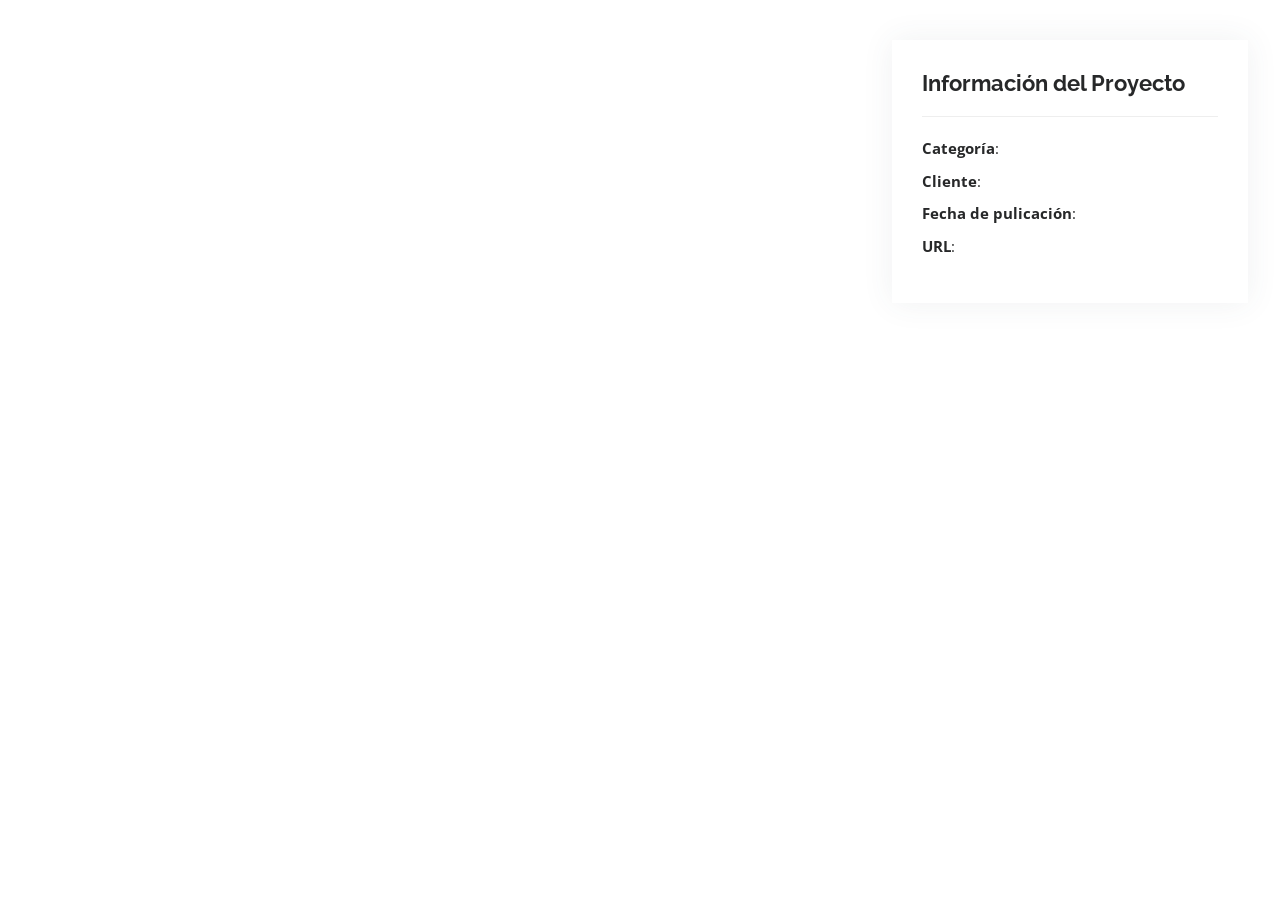
<file: portfolio-details.html>
<!DOCTYPE html>
<html lang="en">

<head>
  <meta charset="utf-8">
  <meta content="width=device-width, initial-scale=1.0" name="viewport">

  <title>Portfolio Details - Personal Bootstrap Template</title>
  <meta content="" name="description">
  <meta content="" name="keywords">

  <!-- Favicons -->
  <link href="assets/img/favicon.png" rel="icon">
  <link href="assets/img/apple-touch-icon.png" rel="apple-touch-icon">

  <!-- Google Fonts -->
  <link href="https://fonts.googleapis.com/css?family=Open+Sans:300,300i,400,400i,600,600i,700,700i|Raleway:300,300i,400,400i,500,500i,600,600i,700,700i|Poppins:300,300i,400,400i,500,500i,600,600i,700,700i" rel="stylesheet">

  <!-- Vendor CSS Files -->
  <link href="assets/vendor/aos/aos.css" rel="stylesheet">
  <link href="assets/vendor/bootstrap/css/bootstrap.min.css" rel="stylesheet">
  <link href="assets/vendor/bootstrap-icons/bootstrap-icons.css" rel="stylesheet">
  <link href="assets/vendor/boxicons/css/boxicons.min.css" rel="stylesheet">
  <link href="assets/vendor/glightbox/css/glightbox.min.css" rel="stylesheet">
  <link href="assets/vendor/swiper/swiper-bundle.min.css" rel="stylesheet">

  <!-- Template Main CSS File -->
  <link href="assets/css/style.css" rel="stylesheet">

  <!-- =======================================================
  * Template Name: MyResume
  * Updated: Sep 18 2023 with Bootstrap v5.3.2
  * Template URL: https://bootstrapmade.com/free-html-bootstrap-template-my-resume/
  * Author: BootstrapMade.com
  * License: https://bootstrapmade.com/license/
  ======================================================== -->
</head>

<body>

  <main id="main">

    <!-- ======= Portfolio Details Section ======= -->
    <section id="portfolio-details" class="portfolio-details">
      <div class="container">

        <div class="row gy-4">

          <div class="col-lg-8">
            <div class="portfolio-details-slider swiper">
              <div id="list_details_project" class="swiper-wrapper align-items-center">
                 
               
               

             
              </div>
              <div class="swiper-pagination"></div>
            </div>
          </div>

          <div class="col-lg-4">
            <div class="portfolio-info">
              <h3>Información del Proyecto</h3>
              <ul>
                <li ><strong>Categoría</strong>: <a id="category"></a></li>
                <li ><strong>Cliente</strong>: <a id="client"></a></li>
                <li ><strong>Fecha de pulicación</strong>: <a id="project_date"></a> </li>
                <li > <strong> URL</strong>: <a id="url"></a></li>
              </ul>
            </div>
            <div class="portfolio-description">
              <h2 id="project_name"></h2>
              <p id="project_description" >
                  </p>
            </div>
          </div>

        </div>

      </div>
    </section><!-- End Portfolio Details Section -->

  </main><!-- End #main -->

  <div id="preloader"></div>
  <a href="#" class="back-to-top d-flex align-items-center justify-content-center"><i class="bi bi-arrow-up-short"></i></a>

  <!-- Vendor JS Files -->
  
  <!-- Template Main JS File -->
  
  <script src="https://code.jquery.com/jquery-3.7.1.min.js" integrity="sha256-/JqT3SQfawRcv/BIHPThkBvs0OEvtFFmqPF/lYI/Cxo=" crossorigin="anonymous"></script>



  <script src="assets/js/portafolio.js"></script>
  
  <script src="assets/vendor/purecounter/purecounter_vanilla.js"></script>
  <script src="assets/vendor/aos/aos.js"></script>
  <script src="assets/vendor/bootstrap/js/bootstrap.bundle.min.js"></script>
  <script src="assets/vendor/glightbox/js/glightbox.min.js"></script>
  <script src="assets/vendor/isotope-layout/isotope.pkgd.min.js"></script>
  <script src="assets/vendor/swiper/swiper-bundle.min.js"></script>
  <script src="assets/vendor/typed.js/typed.umd.js"></script>
  <script src="assets/vendor/waypoints/noframework.waypoints.js"></script>
  <script src="assets/vendor/php-email-form/validate.js"></script>
  <script src="assets/js/main.js"></script>



  

</body>

</html>
</file>
<file: assets/css/style.css>
/**
* Template Name: MyResume
* Updated: Sep 18 2023 with Bootstrap v5.3.2
* Template URL: https://bootstrapmade.com/free-html-bootstrap-template-my-resume/
* Author: BootstrapMade.com
* License: https://bootstrapmade.com/license/
*/

/*--------------------------------------------------------------
# General
--------------------------------------------------------------*/
body {
  font-family: "Open Sans", sans-serif;
  color: #272829;
}

a {
  color: #0563bb;
  text-decoration: none;
}

a:hover {
  color: #067ded;
  text-decoration: none;
}

h1,
h2,
h3,
h4,
h5,
h6 {
  font-family: "Raleway", sans-serif;
}

/*--------------------------------------------------------------
# Back to top button
--------------------------------------------------------------*/
.back-to-top {
  position: fixed;
  visibility: hidden;
  opacity: 0;
  right: 15px;
  bottom: 15px;
  z-index: 996;
  background: #0563bb;
  width: 40px;
  height: 40px;
  border-radius: 50px;
  transition: all 0.4s;
}

.back-to-top i {
  font-size: 28px;
  color: #fff;
  line-height: 0;
}

.back-to-top:hover {
  background: #0678e3;
  color: #fff;
}

.back-to-top.active {
  visibility: visible;
  opacity: 1;
}

/*--------------------------------------------------------------
# Preloader
--------------------------------------------------------------*/
#preloader {
  position: fixed;
  top: 0;
  left: 0;
  right: 0;
  bottom: 0;
  z-index: 9999;
  overflow: hidden;
  background: #fff;
}

#preloader:before {
  content: "";
  position: fixed;
  top: calc(50% - 30px);
  left: calc(50% - 30px);
  border: 6px solid #0563bb;
  border-top-color: #fff;
  border-bottom-color: #fff;
  border-radius: 50%;
  width: 60px;
  height: 60px;
  animation: animate-preloader 1s linear infinite;
}

@keyframes animate-preloader {
  0% {
    transform: rotate(0deg);
  }

  100% {
    transform: rotate(360deg);
  }
}

/*--------------------------------------------------------------
# Disable aos animation delay on mobile devices
--------------------------------------------------------------*/
@media screen and (max-width: 768px) {
  [data-aos-delay] {
    transition-delay: 0 !important;
  }
}

/*--------------------------------------------------------------
# Header
--------------------------------------------------------------*/
#header {
  position: fixed;
  top: 0;
  left: 0;
  bottom: 0;
  z-index: 9997;
  transition: all 0.5s;
  padding: 15px;
  overflow-y: auto;
}

@media (max-width: 991px) {
  #header {
    width: 300px;
    background: #fff;
    border-right: 1px solid #e6e9ec;
    left: -300px;
  }
}

@media (min-width: 991px) {
  #main {
    margin-left: 100px;
  }
}

/*--------------------------------------------------------------
# Navigation Menu
--------------------------------------------------------------*/
/**
* Desktop Navigation 
*/
.nav-menu {
  padding: 0;
  display: block;
}

.nav-menu * {
  margin: 0;
  padding: 0;
  list-style: none;
}

.nav-menu>ul>li {
  position: relative;
  white-space: nowrap;
}

.nav-menu a,
.nav-menu a:focus {
  display: flex;
  align-items: center;
  color: #45505b;
  padding: 10px 18px;
  margin-bottom: 8px;
  transition: 0.3s;
  font-size: 15px;
  border-radius: 50px;
  background: #f2f3f5;
  height: 56px;
  width: 100%;
  overflow: hidden;
  transition: 0.3s;
}

.nav-menu a i,
.nav-menu a:focus i {
  font-size: 20px;
}

.nav-menu a span,
.nav-menu a:focus span {
  padding: 0 5px 0 7px;
  color: #45505b;
}

@media (min-width: 992px) {

  .nav-menu a,
  .nav-menu a:focus {
    width: 56px;
  }

  .nav-menu a span,
  .nav-menu a:focus span {
    display: none;
    color: #fff;
  }
}

.nav-menu a:hover,
.nav-menu .active,
.nav-menu .active:focus,
.nav-menu li:hover>a {
  color: #fff;
  background: #0563bb;
}

.nav-menu a:hover span,
.nav-menu .active span,
.nav-menu .active:focus span,
.nav-menu li:hover>a span {
  color: #fff;
}

.nav-menu a:hover,
.nav-menu li:hover>a {
  width: 100%;
  color: #fff;
}

.nav-menu a:hover span,
.nav-menu li:hover>a span {
  display: block;
}

/**
* Mobile Navigation 
*/
.mobile-nav-toggle {
  position: fixed;
  right: 10px;
  top: 10px;
  z-index: 9998;
  border: 0;
  background: none;
  font-size: 28px;
  transition: all 0.4s;
  outline: none !important;
  line-height: 0;
  cursor: pointer;
  border-radius: 50px;
  padding: 5px;
}

.mobile-nav-toggle i {
  color: #45505b;
}

.mobile-nav-active {
  overflow: hidden;
}

.mobile-nav-active #header {
  left: 0;
}

.mobile-nav-active .mobile-nav-toggle {
  color: #fff;
  background-color: #0563bb;
}

/*--------------------------------------------------------------
# Hero Section
--------------------------------------------------------------*/
#hero {
  width: 100%;
  height: 100vh;
  background: url("../img/hero-bg1.png") top right no-repeat;
  background-size: cover;
  position: relative;
}

@media (min-width: 992px) {
  #hero {
    padding-left: 160px;
  }
}

#hero:before {
  content: "";
  background: rgba(255, 255, 255, 0.8);
  position: absolute;
  bottom: 0;
  top: 0;
  left: 0;
  right: 0;
}

#hero h1 {
  margin: 0;
  font-size: 64px;
  font-weight: 700;
  line-height: 56px;
  color: #45505b;
}

#hero p {
  color: #45505b;
  margin: 15px 0 0 0;
  font-size: 26px;
  font-family: "Poppins", sans-serif;
}

#hero p span {
  color: #0563bb;
  letter-spacing: 1px;
}

#hero .social-links {
  margin-top: 30px;
}

#hero .social-links a {
  font-size: 24px;
  display: inline-block;
  color: #45505b;
  line-height: 1;
  margin-right: 20px;
  transition: 0.3s;
}

#hero .social-links a:hover {
  color: #0563bb;
}

@media (max-width: 992px) {
  #hero {
    text-align: center;
  }

  #hero h1 {
    font-size: 32px;
    line-height: 36px;
  }

  #hero p {
    margin-top: 10px;
    font-size: 20px;
    line-height: 24px;
  }
}

/*--------------------------------------------------------------
# Sections General
--------------------------------------------------------------*/
section {
  padding: 60px 0;
  overflow: hidden;
}

.section-title {
  text-align: center;
  padding-bottom: 30px;
}

.section-title h2 {
  font-size: 32px;
  font-weight: bold;
  text-transform: uppercase;
  margin-bottom: 20px;
  padding-bottom: 20px;
  position: relative;
  color: #45505b;
}

.section-title h2::before {
  content: "";
  position: absolute;
  display: block;
  width: 120px;
  height: 1px;
  background: #ddd;
  bottom: 1px;
  left: calc(50% - 60px);
}

.section-title h2::after {
  content: "";
  position: absolute;
  display: block;
  width: 40px;
  height: 3px;
  background: #0563bb;
  bottom: 0;
  left: calc(50% - 20px);
}

.section-title p {
  margin-bottom: 0;
}

/*--------------------------------------------------------------
# About
--------------------------------------------------------------*/
.about .content h3 {
  font-weight: 700;
  font-size: 26px;
  color: #728394;
}

.about .content ul {
  list-style: none;
  padding: 0;
}

.about .content ul li {
  margin-bottom: 20px;
  display: flex;
  align-items: center;
}

.about .content ul strong {
  margin-right: 10px;
}

.about .content ul i {
  font-size: 16px;
  margin-right: 5px;
  color: #0563bb;
  line-height: 0;
}

.about .content p:last-child {
  margin-bottom: 0;
}

/*--------------------------------------------------------------
# Facts
--------------------------------------------------------------*/
.facts .count-box {
  padding: 30px 30px 25px 30px;
  margin-top: 30px;
  width: 100%;
  position: relative;
  text-align: center;
  background: #fff;
}

.facts .count-box i {
  position: absolute;
  top: -25px;
  left: 50%;
  transform: translateX(-50%);
  font-size: 24px;
  background: #0563bb;
  color: #fff;
  border-radius: 50px;
  display: inline-flex;
  align-items: center;
  justify-content: center;
  width: 48px;
  height: 48px;
}

.facts .count-box span {
  font-size: 36px;
  display: block;
  font-weight: 600;
  color: #011426;
}

.facts .count-box p {
  padding: 0;
  margin: 0;
  font-family: "Raleway", sans-serif;
  font-size: 14px;
}

/*--------------------------------------------------------------
# Akills
--------------------------------------------------------------*/
.skills .progress {
  height: 60px;
  display: block;
  background: none;
  border-radius: 0;
}

.skills .progress .skill {
  padding: 10px 0;
  margin: 0;
  text-transform: uppercase;
  display: block;
  font-weight: 600;
  font-family: "Poppins", sans-serif;
  color: #45505b;
}

.skills .progress .skill .val {
  float: right;
  font-style: normal;
}

.skills .progress-bar-wrap {
  background: #f2f3f5;
}

.skills .progress-bar {
  width: 1px;
  height: 10px;
  transition: 0.9s;
  background-color: #0563bb;
}

/*--------------------------------------------------------------
# Resume
--------------------------------------------------------------*/
.resume .resume-title {
  font-size: 26px;
  font-weight: 700;
  margin-top: 20px;
  margin-bottom: 20px;
  color: #45505b;
}

.resume .resume-item {
  padding: 0 0 20px 20px;
  margin-top: -2px;
  border-left: 2px solid #0563bb;
  position: relative;
}

.resume .resume-item h4 {
  line-height: 18px;
  font-size: 18px;
  font-weight: 600;
  text-transform: uppercase;
  font-family: "Poppins", sans-serif;
  color: #0563bb;
  margin-bottom: 10px;
}

.resume .resume-item h5 {
  font-size: 16px;
  background: #f7f8f9;
  padding: 5px 15px;
  display: inline-block;
  font-weight: 600;
  margin-bottom: 10px;
}

.resume .resume-item ul {
  padding-left: 20px;
}

.resume .resume-item ul li {
  padding-bottom: 10px;
}

.resume .resume-item:last-child {
  padding-bottom: 0;
}

.resume .resume-item::before {
  content: "";
  position: absolute;
  width: 16px;
  height: 16px;
  border-radius: 50px;
  left: -9px;
  top: 0;
  background: #fff;
  border: 2px solid #0563bb;
}

/*--------------------------------------------------------------
# Portfolio
--------------------------------------------------------------*/
.portfolio .portfolio-item {
  margin-bottom: 30px;
}

.portfolio #portfolio-flters {
  padding: 0;
  margin: 0 auto 25px auto;
  list-style: none;
  text-align: center;
  background: #fff;
  border-radius: 50px;
  padding: 2px 15px;
}

.portfolio #portfolio-flters li {
  cursor: pointer;
  display: inline-block;
  padding: 10px 15px;
  font-size: 14px;
  font-weight: 600;
  line-height: 1;
  text-transform: uppercase;
  color: #272829;
  margin-bottom: 5px;
  transition: all 0.3s ease-in-out;
}

.portfolio #portfolio-flters li:hover,
.portfolio #portfolio-flters li.filter-active {
  color: #0563bb;
}

.portfolio #portfolio-flters li:last-child {
  margin-right: 0;
}

.portfolio .portfolio-wrap {
  transition: 0.3s;
  position: relative;
  overflow: hidden;
  z-index: 1;
  background: rgba(69, 80, 91, 0.8);
}

.portfolio .portfolio-wrap::before {
  content: "";
  background: rgba(255, 255, 255, 0.7);
  position: absolute;
  left: 30px;
  right: 30px;
  top: 30px;
  bottom: 30px;
  transition: all ease-in-out 0.3s;
  z-index: 2;
  opacity: 0;
}

.portfolio .portfolio-wrap .portfolio-info {
  opacity: 0;
  position: absolute;
  top: 0;
  left: 0;
  right: 0;
  bottom: 0;
  text-align: center;
  z-index: 3;
  transition: all ease-in-out 0.3s;
  display: flex;
  flex-direction: column;
  justify-content: center;
  align-items: center;
}

.portfolio .portfolio-wrap .portfolio-info::before {
  display: block;
  content: "";
  width: 48px;
  height: 48px;
  position: absolute;
  top: 35px;
  left: 35px;
  border-top: 3px solid #d7dce1;
  border-left: 3px solid #d7dce1;
  transition: all 0.5s ease 0s;
  z-index: 9994;
}

.portfolio .portfolio-wrap .portfolio-info::after {
  display: block;
  content: "";
  width: 48px;
  height: 48px;
  position: absolute;
  bottom: 35px;
  right: 35px;
  border-bottom: 3px solid #d7dce1;
  border-right: 3px solid #d7dce1;
  transition: all 0.5s ease 0s;
  z-index: 9994;
}

.portfolio .portfolio-wrap .portfolio-info h4 {
  font-size: 20px;
  color: #45505b;
  font-weight: 600;
}

.portfolio .portfolio-wrap .portfolio-info p {
  color: #45505b;
  font-size: 14px;
  text-transform: uppercase;
  padding: 0;
  margin: 0;
}

.portfolio .portfolio-wrap .portfolio-links {
  text-align: center;
  z-index: 4;
}

.portfolio .portfolio-wrap .portfolio-links a {
  color: #45505b;
  margin: 0 2px;
  font-size: 28px;
  display: inline-block;
  transition: 0.3s;
}

.portfolio .portfolio-wrap .portfolio-links a:hover {
  color: #148af9;
}

.portfolio .portfolio-wrap:hover::before {
  top: 0;
  left: 0;
  right: 0;
  bottom: 0;
  opacity: 1;
}

.portfolio .portfolio-wrap:hover .portfolio-info {
  opacity: 1;
}

.portfolio .portfolio-wrap:hover .portfolio-info::before {
  top: 15px;
  left: 15px;
}

.portfolio .portfolio-wrap:hover .portfolio-info::after {
  bottom: 15px;
  right: 15px;
}

/*--------------------------------------------------------------
# Portfolio Details
--------------------------------------------------------------*/
.portfolio-details {
  padding-top: 40px;
}

.portfolio-details .portfolio-details-slider img {
  width: 100%;
}

.portfolio-details .portfolio-details-slider .swiper-pagination {
  margin-top: 20px;
  position: relative;
}

.portfolio-details .portfolio-details-slider .swiper-pagination .swiper-pagination-bullet {
  width: 12px;
  height: 12px;
  background-color: #fff;
  opacity: 1;
  border: 1px solid #0563bb;
}

.portfolio-details .portfolio-details-slider .swiper-pagination .swiper-pagination-bullet-active {
  background-color: #0563bb;
}

.portfolio-details .portfolio-info {
  padding: 30px;
  box-shadow: 0px 0 30px rgba(69, 80, 91, 0.08);
}

.portfolio-details .portfolio-info h3 {
  font-size: 22px;
  font-weight: 700;
  margin-bottom: 20px;
  padding-bottom: 20px;
  border-bottom: 1px solid #eee;
}

.portfolio-details .portfolio-info ul {
  list-style: none;
  padding: 0;
  font-size: 15px;
}

.portfolio-details .portfolio-info ul li+li {
  margin-top: 10px;
}

.portfolio-details .portfolio-description {
  padding-top: 30px;
}

.portfolio-details .portfolio-description h2 {
  font-size: 26px;
  font-weight: 700;
  margin-bottom: 20px;
}

.portfolio-details .portfolio-description p {
  padding: 0;
}

/*--------------------------------------------------------------
# Services
--------------------------------------------------------------*/
.services .icon-box {
  text-align: center;
  padding: 70px 20px 80px 20px;
  transition: all ease-in-out 0.3s;
  background: #fff;
  box-shadow: 0px 5px 90px 0px rgba(110, 123, 131, 0.05);
}

.services .icon-box .icon {
  margin: 0 auto;
  width: 100px;
  height: 100px;
  display: flex;
  align-items: center;
  justify-content: center;
  transition: ease-in-out 0.3s;
  position: relative;
}

.services .icon-box .icon i {
  font-size: 36px;
  transition: 0.5s;
  position: relative;
}

.services .icon-box .icon svg {
  position: absolute;
  top: 0;
  left: 0;
}

.services .icon-box .icon svg path {
  transition: 0.5s;
  fill: #f5f5f5;
}

.services .icon-box h4 {
  font-weight: 600;
  margin: 10px 0 15px 0;
  font-size: 22px;
}

.services .icon-box h4 a {
  color: #45505b;
  transition: ease-in-out 0.3s;
}

.services .icon-box p {
  line-height: 24px;
  font-size: 14px;
  margin-bottom: 0;
}

.services .icon-box:hover {
  border-color: #fff;
  box-shadow: 0px 0 35px 0 rgba(0, 0, 0, 0.08);
}

.services .iconbox-blue i {
  color: #47aeff;
}

.services .iconbox-blue:hover .icon i {
  color: #fff;
}

.services .iconbox-blue:hover .icon path {
  fill: #47aeff;
}

.services .iconbox-orange i {
  color: #ffa76e;
}

.services .iconbox-orange:hover .icon i {
  color: #fff;
}

.services .iconbox-orange:hover .icon path {
  fill: #ffa76e;
}

.services .iconbox-pink i {
  color: #e80368;
}

.services .iconbox-pink:hover .icon i {
  color: #fff;
}

.services .iconbox-pink:hover .icon path {
  fill: #e80368;
}

.services .iconbox-yellow i {
  color: #ffbb2c;
}

.services .iconbox-yellow:hover .icon i {
  color: #fff;
}

.services .iconbox-yellow:hover .icon path {
  fill: #ffbb2c;
}

.services .iconbox-red i {
  color: #ff5828;
}

.services .iconbox-red:hover .icon i {
  color: #fff;
}

.services .iconbox-red:hover .icon path {
  fill: #ff5828;
}

.services .iconbox-teal i {
  color: #11dbcf;
}

.services .iconbox-teal:hover .icon i {
  color: #fff;
}

.services .iconbox-teal:hover .icon path {
  fill: #11dbcf;
}

/*--------------------------------------------------------------
# Testimonials
--------------------------------------------------------------*/
.testimonials .section-header {
  margin-bottom: 40px;
}

.testimonials .testimonials-carousel,
.testimonials .testimonials-slider {
  overflow: hidden;
}

.testimonials .testimonial-item {
  text-align: center;
}

.testimonials .testimonial-item .testimonial-img {
  width: 120px;
  border-radius: 50%;
  border: 4px solid #fff;
  margin: 0 auto;
}

.testimonials .testimonial-item h3 {
  font-size: 20px;
  font-weight: bold;
  margin: 10px 0 5px 0;
  color: #111;
}

.testimonials .testimonial-item h4 {
  font-size: 14px;
  color: #999;
  margin: 0 0 15px 0;
}

.testimonials .testimonial-item .quote-icon-left,
.testimonials .testimonial-item .quote-icon-right {
  color: #90c8fc;
  font-size: 26px;
}

.testimonials .testimonial-item .quote-icon-left {
  display: inline-block;
  left: -5px;
  position: relative;
}

.testimonials .testimonial-item .quote-icon-right {
  display: inline-block;
  right: -5px;
  position: relative;
  top: 10px;
}

.testimonials .testimonial-item p {
  font-style: italic;
  margin: 0 auto 15px auto;
}

.testimonials .swiper-pagination {
  margin-top: 20px;
  position: relative;
}

.testimonials .swiper-pagination .swiper-pagination-bullet {
  width: 12px;
  height: 12px;
  background-color: #fff;
  opacity: 1;
  border: 1px solid #0563bb;
}

.testimonials .swiper-pagination .swiper-pagination-bullet-active {
  background-color: #0563bb;
}

@media (min-width: 992px) {
  .testimonials .testimonial-item p {
    width: 80%;
  }
}

/*--------------------------------------------------------------
# Contact
--------------------------------------------------------------*/
.contact .info {
  width: 100%;
  background: #fff;
}

.contact .info i {
  font-size: 20px;
  color: #0563bb;
  float: left;
  width: 44px;
  height: 44px;
  background: #eef7ff;
  display: flex;
  justify-content: center;
  align-items: center;
  border-radius: 50px;
  transition: all 0.3s ease-in-out;
}

.contact .info h4 {
  padding: 0 0 0 60px;
  font-size: 22px;
  font-weight: 600;
  margin-bottom: 5px;
  color: #45505b;
}

.contact .info p {
  padding: 0 0 0 60px;
  margin-bottom: 0;
  font-size: 14px;
  color: #728394;
}

.contact .info .email,
.contact .info .phone {
  margin-top: 40px;
}

.contact .info .email:hover i,
.contact .info .address:hover i,
.contact .info .phone:hover i {
  background: #0563bb;
  color: #fff;
}

.contact .php-email-form {
  width: 100%;
  background: #fff;
}

.contact .php-email-form .form-group {
  padding-bottom: 8px;
}

.contact .php-email-form .error-message {
  display: none;
  color: #fff;
  background: #ed3c0d;
  text-align: left;
  padding: 15px;
  font-weight: 600;
}

.contact .php-email-form .error-message br+br {
  margin-top: 25px;
}

.contact .php-email-form .sent-message {
  display: none;
  color: #fff;
  background: #18d26e;
  text-align: center;
  padding: 15px;
  font-weight: 600;
}

.contact .php-email-form .loading {
  display: none;
  background: #fff;
  text-align: center;
  padding: 15px;
}

.contact .php-email-form .loading:before {
  content: "";
  display: inline-block;
  border-radius: 50%;
  width: 24px;
  height: 24px;
  margin: 0 10px -6px 0;
  border: 3px solid #18d26e;
  border-top-color: #eee;
  animation: animate-loading 1s linear infinite;
}

.contact .php-email-form input,
.contact .php-email-form textarea {
  border-radius: 4px;
  box-shadow: none;
  font-size: 14px;
}

.contact .php-email-form input[type=text],
.contact .php-email-form input[type=email] {
  height: 44px;
}

.contact .php-email-form textarea {
  padding: 10px 12px;
}

.contact .php-email-form button[type=submit] {
  background: #0563bb;
  border: 0;
  padding: 10px 35px;
  color: #fff;
  transition: 0.4s;
  border-radius: 50px;
}

.contact .php-email-form button[type=submit]:hover {
  background: #0678e3;
}

@keyframes animate-loading {
  0% {
    transform: rotate(0deg);
  }

  100% {
    transform: rotate(360deg);
  }
}

/*--------------------------------------------------------------
# Footer
--------------------------------------------------------------*/
#footer {
  background: #f7f8f9;
  color: #45505b;
  font-size: 14px;
  text-align: center;
  padding: 30px 0;
}

#footer h3 {
  font-size: 36px;
  font-weight: 700;
  position: relative;
  font-family: "Poppins", sans-serif;
  padding: 0;
  margin: 0 0 15px 0;
}

#footer p {
  font-size: 15;
  font-style: italic;
  padding: 0;
  margin: 0 0 40px 0;
}

#footer .social-links {
  margin: 0 0 40px 0;
}

#footer .social-links a {
  font-size: 18px;
  display: inline-block;
  background: #0563bb;
  color: #fff;
  line-height: 1;
  padding: 8px 0;
  margin-right: 4px;
  border-radius: 50%;
  text-align: center;
  width: 36px;
  height: 36px;
  transition: 0.3s;
}

#footer .social-links a:hover {
  background: #0678e3;
  color: #fff;
  text-decoration: none;
}

#footer .copyright {
  margin: 0 0 5px 0;
}

#footer .credits {
  font-size: 13px;
}
</file>
